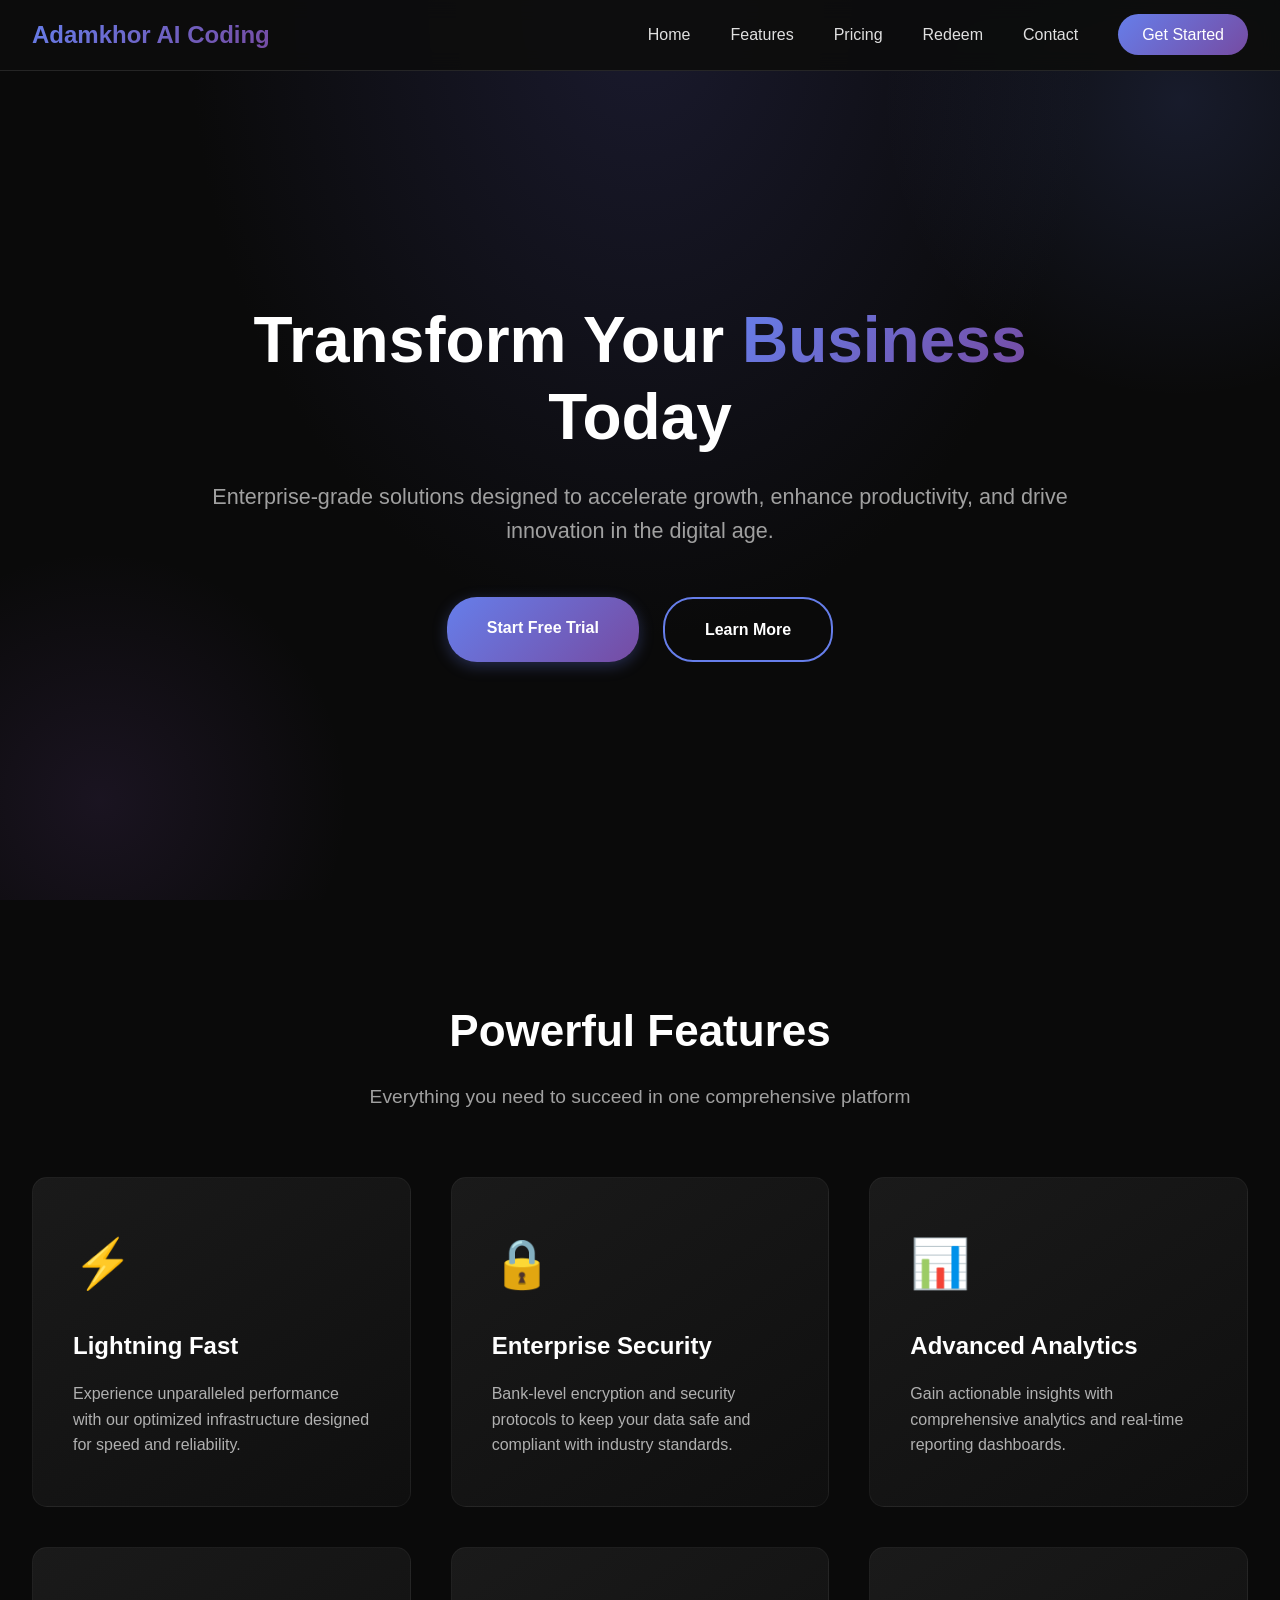
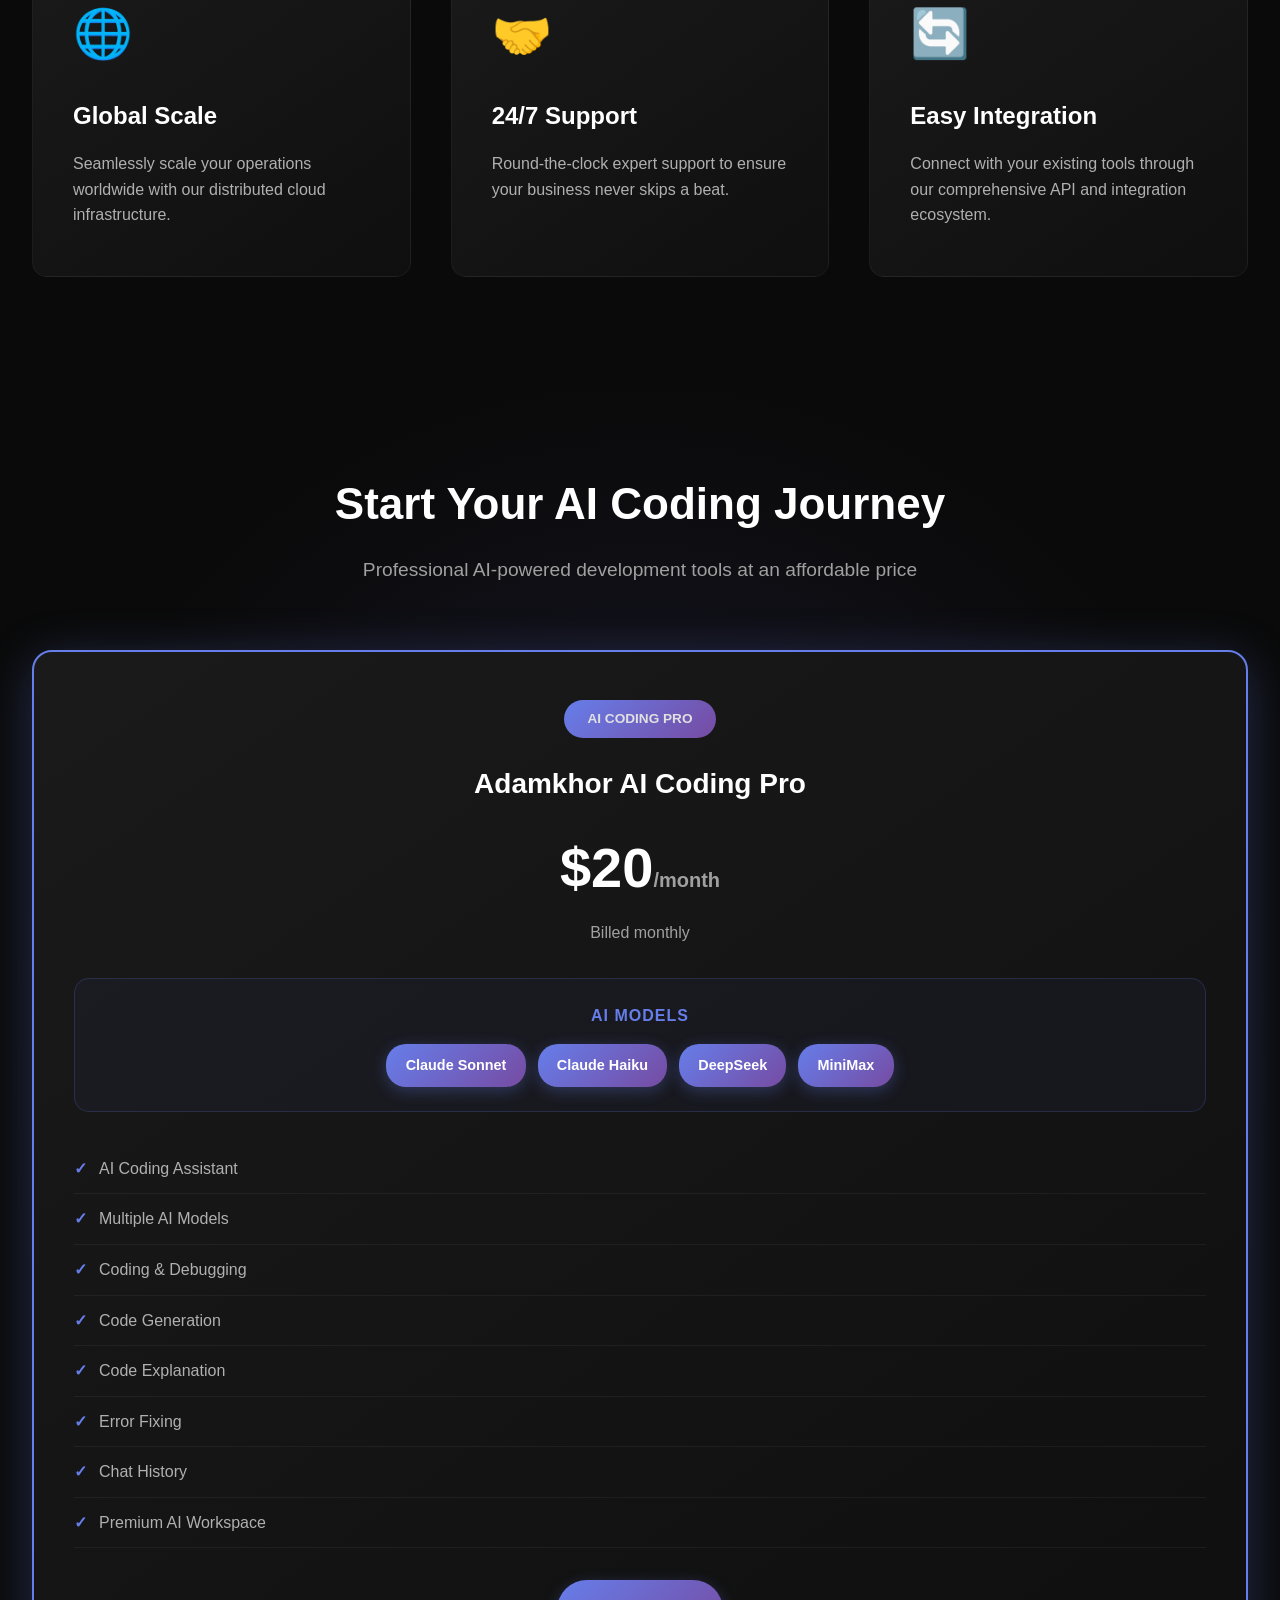
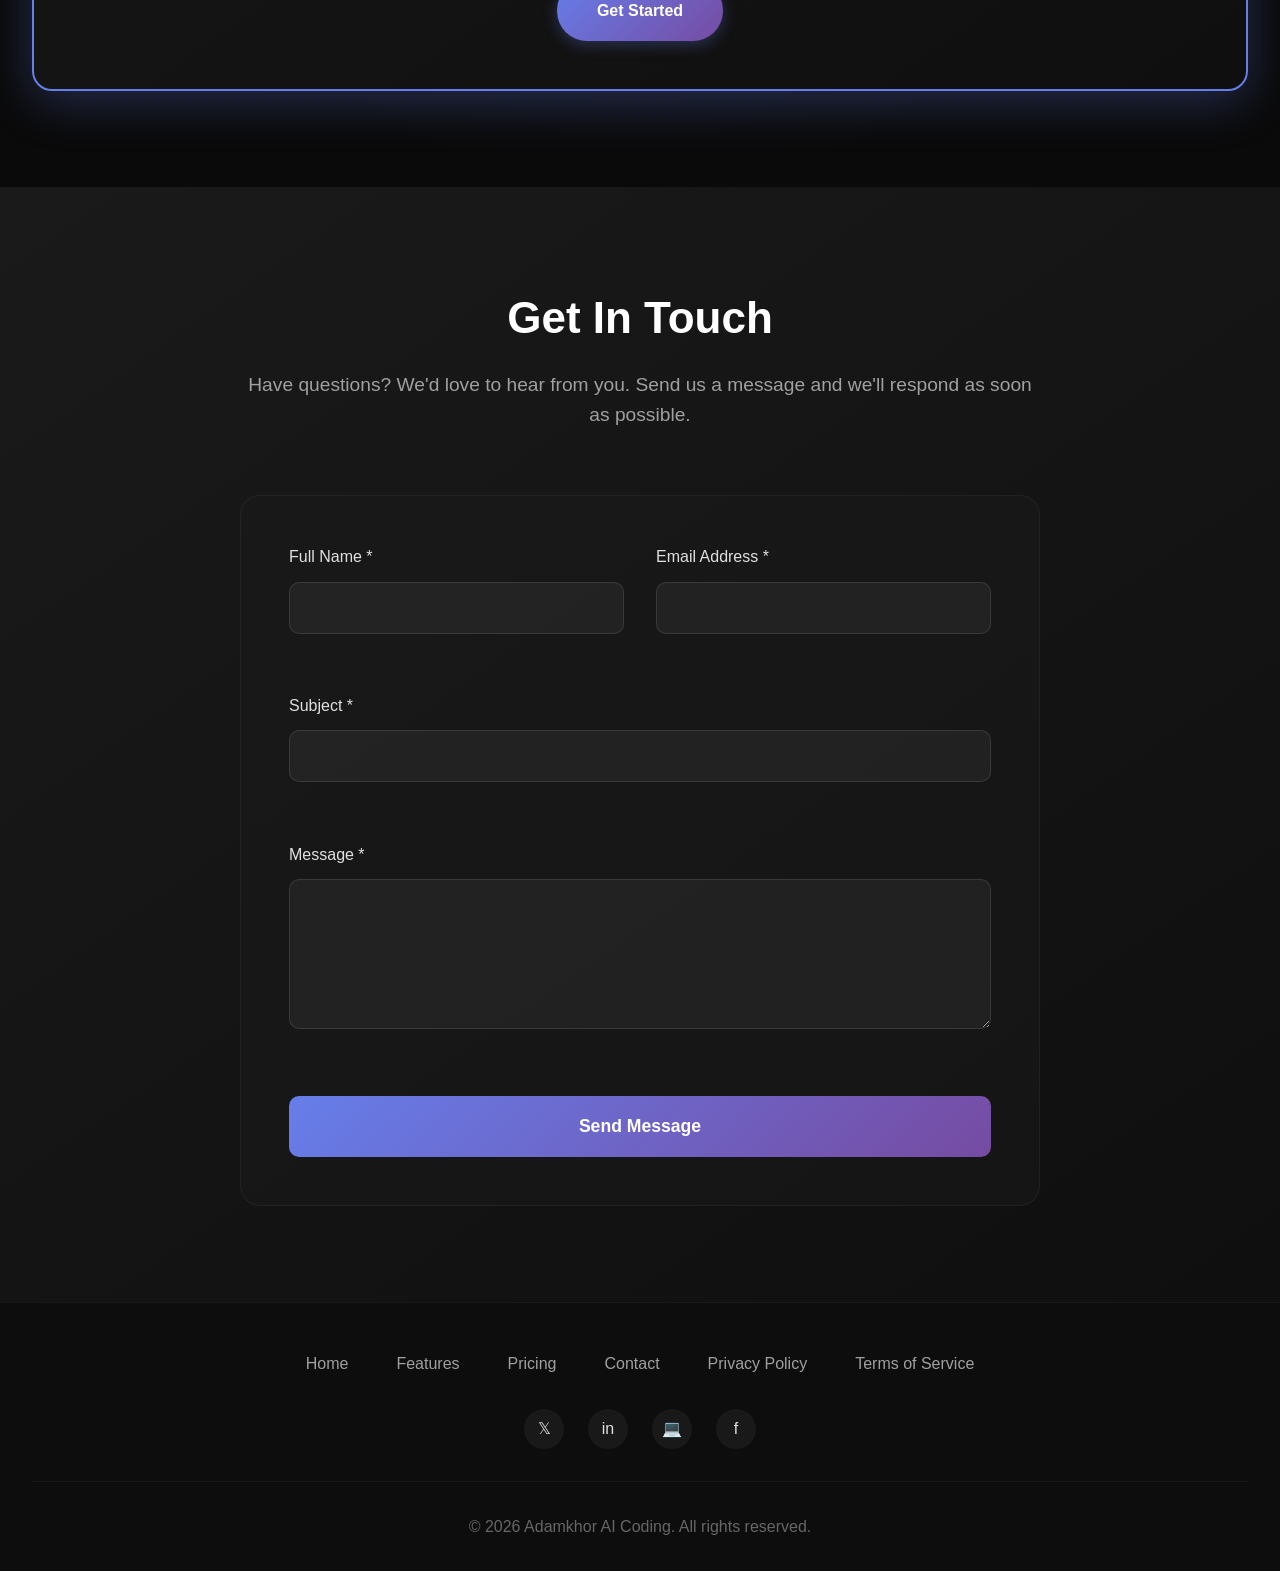
<file: index.html>
<!DOCTYPE html>
<html lang="en">
<head>
    <meta charset="UTF-8">
    <meta name="viewport" content="width=device-width, initial-scale=1.0">
    <meta name="description" content="Adamkhor AI Coding - AI-powered development platform delivering intelligent coding solutions, automated development tools, and enterprise-grade AI assistance for modern software teams.">
    <meta name="author" content="Adamkhor AI Coding">

    <!-- Open Graph / Social Media Meta Tags -->
    <meta property="og:type" content="website">
    <meta property="og:title" content="Adamkhor AI Coding — AI-Powered Development">
    <meta property="og:description" content="AI-powered development platform delivering intelligent coding solutions and automated development tools for modern software teams.">

    <title>Adamkhor AI Coding — AI-Powered Development</title>

    <!-- Favicon - Replace with your actual favicon -->
    <!-- <link rel="icon" type="image/png" href="favicon.png"> -->

    <link rel="stylesheet" href="style.css">
</head>
<body>
    <header id="header">
        <nav>
            <div class="logo">Adamkhor AI Coding</div>
            <ul class="nav-links" id="navLinks">
                <li><a href="#home">Home</a></li>
                <li><a href="#features">Features</a></li>
                <li><a href="#pricing">Pricing</a></li>
                <li><a href="redeem.html">Redeem</a></li>
                <li><a href="#contact">Contact</a></li>
                <li><a href="chat.html" class="nav-cta">Get Started</a></li>
            </ul>
            <div class="hamburger" id="hamburger">
                <span></span>
                <span></span>
                <span></span>
            </div>
        </nav>
    </header>

    <section class="hero" id="home">
        <div class="hero-content">
            <h1>Transform Your <span class="gradient-text">Business</span> Today</h1>
            <p class="subtitle">Enterprise-grade solutions designed to accelerate growth, enhance productivity, and drive innovation in the digital age.</p>
            <div class="hero-buttons">
                <a href="#pricing" class="cta-button">Start Free Trial</a>
                <a href="#features" class="cta-button secondary">Learn More</a>
            </div>
        </div>
    </section>

    <section id="features">
        <h2 class="section-title">Powerful Features</h2>
        <p class="section-subtitle">Everything you need to succeed in one comprehensive platform</p>
        <div class="features">
            <div class="feature-card">
                <span class="feature-icon">⚡</span>
                <h3>Lightning Fast</h3>
                <p>Experience unparalleled performance with our optimized infrastructure designed for speed and reliability.</p>
            </div>
            <div class="feature-card">
                <span class="feature-icon">🔒</span>
                <h3>Enterprise Security</h3>
                <p>Bank-level encryption and security protocols to keep your data safe and compliant with industry standards.</p>
            </div>
            <div class="feature-card">
                <span class="feature-icon">📊</span>
                <h3>Advanced Analytics</h3>
                <p>Gain actionable insights with comprehensive analytics and real-time reporting dashboards.</p>
            </div>
            <div class="feature-card">
                <span class="feature-icon">🌐</span>
                <h3>Global Scale</h3>
                <p>Seamlessly scale your operations worldwide with our distributed cloud infrastructure.</p>
            </div>
            <div class="feature-card">
                <span class="feature-icon">🤝</span>
                <h3>24/7 Support</h3>
                <p>Round-the-clock expert support to ensure your business never skips a beat.</p>
            </div>
            <div class="feature-card">
                <span class="feature-icon">🔄</span>
                <h3>Easy Integration</h3>
                <p>Connect with your existing tools through our comprehensive API and integration ecosystem.</p>
            </div>
        </div>
    </section>

    <div class="pricing" id="pricing">
        <div class="pricing-container">
            <h2 class="section-title">Start Your AI Coding Journey</h2>
            <p class="section-subtitle">Professional AI-powered development tools at an affordable price</p>
            <div class="pricing-cards">
                <div class="pricing-card featured">
                    <span class="pricing-badge">AI CODING PRO</span>
                    <h3>Adamkhor AI Coding Pro</h3>
                    <div class="price">$20<span>/month</span></div>
                    <p class="price-period">Billed monthly</p>
                    <div class="ai-models-section">
                        <h4 class="ai-models-title">AI Models</h4>
                        <div class="ai-model-badges">
                            <span class="ai-model-badge">Claude Sonnet</span>
                            <span class="ai-model-badge">Claude Haiku</span>
                            <span class="ai-model-badge">DeepSeek</span>
                            <span class="ai-model-badge">MiniMax</span>
                        </div>
                    </div>
                    <ul class="pricing-features">
                        <li>AI Coding Assistant</li>
                        <li>Multiple AI Models</li>
                        <li>Coding & Debugging</li>
                        <li>Code Generation</li>
                        <li>Code Explanation</li>
                        <li>Error Fixing</li>
                        <li>Chat History</li>
                        <li>Premium AI Workspace</li>
                    </ul>
                    <a href="chat.html" class="cta-button">Get Started</a>
                </div>
            </div>
        </div>
    </div>

    <section class="contact-section" id="contact">
        <div class="contact-container">
            <h2 class="section-title">Get In Touch</h2>
            <p class="section-subtitle">Have questions? We'd love to hear from you. Send us a message and we'll respond as soon as possible.</p>
            <form class="contact-form" id="contactForm" novalidate>
                <div class="form-row">
                    <div class="form-group">
                        <label for="name">Full Name *</label>
                        <input type="text" id="name" name="name" required>
                        <span class="error-message" id="nameError"></span>
                    </div>
                    <div class="form-group">
                        <label for="email">Email Address *</label>
                        <input type="email" id="email" name="email" required>
                        <span class="error-message" id="emailError"></span>
                    </div>
                </div>
                <div class="form-group">
                    <label for="subject">Subject *</label>
                    <input type="text" id="subject" name="subject" required>
                    <span class="error-message" id="subjectError"></span>
                </div>
                <div class="form-group">
                    <label for="message">Message *</label>
                    <textarea id="message" name="message" required></textarea>
                    <span class="error-message" id="messageError"></span>
                </div>
                <button type="submit" class="submit-button">
                    <span class="button-text">Send Message</span>
                    <span class="button-loader" style="display: none;">Sending...</span>
                </button>
                <div class="form-success" id="formSuccess" style="display: none;">
                    ✓ Thank you! Your message has been sent successfully. We'll get back to you soon.
                </div>
            </form>
        </div>
    </section>

    <footer>
        <div class="footer-content">
            <div class="footer-links">
                <a href="#home">Home</a>
                <a href="#features">Features</a>
                <a href="#pricing">Pricing</a>
                <a href="#contact">Contact</a>
                <a href="#" id="privacyLink">Privacy Policy</a>
                <a href="#" id="termsLink">Terms of Service</a>
            </div>
            <div class="social-links">
                <a href="#" aria-label="Twitter" id="twitterLink">𝕏</a>
                <a href="#" aria-label="LinkedIn" id="linkedinLink">in</a>
                <a href="#" aria-label="GitHub" id="githubLink">💻</a>
                <a href="#" aria-label="Facebook" id="facebookLink">f</a>
            </div>
            <p class="copyright">&copy; 2026 Adamkhor AI Coding. All rights reserved.</p>
        </div>
    </footer>

    <!-- Modal for pricing plan selection -->
    <div class="modal" id="pricingModal">
        <div class="modal-content">
            <span class="modal-close" id="modalClose">&times;</span>
            <h2>Start Your Free Trial</h2>
            <p id="modalPlanInfo"></p>
            <form id="pricingForm" class="modal-form">
                <div class="form-group">
                    <label for="modalName">Full Name *</label>
                    <input type="text" id="modalName" required>
                </div>
                <div class="form-group">
                    <label for="modalEmail">Email Address *</label>
                    <input type="email" id="modalEmail" required>
                </div>
                <div class="form-group">
                    <label for="modalCompany">Company Name</label>
                    <input type="text" id="modalCompany">
                </div>
                <button type="submit" class="submit-button">Start Free Trial</button>
            </form>
        </div>
    </div>

    <script src="script.js"></script>
</body>
</html>
</file>
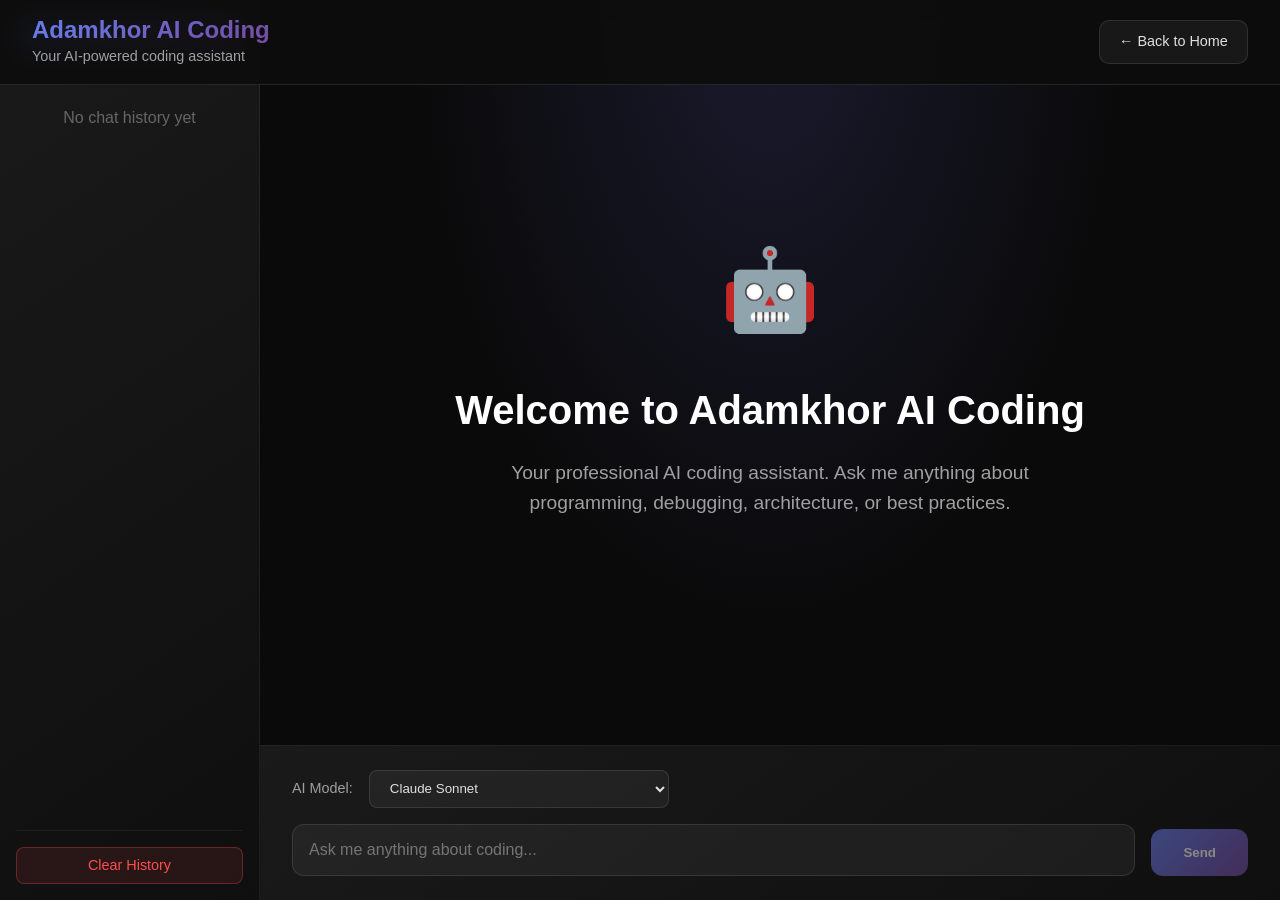
<file: chat.html>
<!DOCTYPE html>
<html lang="en">
<head>
    <meta charset="UTF-8">
    <meta name="viewport" content="width=device-width, initial-scale=1.0">
    <meta name="description" content="Adamkhor AI Coding - Professional AI-powered coding assistant for developers">
    <title>AI Chat - Adamkhor AI Coding</title>
    <link rel="stylesheet" href="style.css">
    <style>
        /* Full-screen chat layout */
        body {
            margin: 0;
            padding: 0;
            overflow: hidden;
        }

        .chat-page {
            display: flex;
            flex-direction: column;
            height: 100vh;
            background-color: #0a0a0a;
        }

        /* Chat Header */
        .chat-page-header {
            background: rgba(13, 13, 13, 0.95);
            backdrop-filter: blur(10px);
            border-bottom: 1px solid rgba(255, 255, 255, 0.1);
            padding: 1rem 2rem;
            display: flex;
            justify-content: space-between;
            align-items: center;
        }

        .chat-brand {
            display: flex;
            align-items: center;
            gap: 1rem;
        }

        .chat-brand h1 {
            font-size: 1.5rem;
            background: linear-gradient(135deg, #667eea 0%, #764ba2 100%);
            -webkit-background-clip: text;
            -webkit-text-fill-color: transparent;
            background-clip: text;
            margin: 0;
        }

        .chat-brand p {
            color: #a0a0a0;
            font-size: 0.9rem;
            margin: 0;
        }

        .back-home {
            padding: 0.6rem 1.2rem;
            background: rgba(255, 255, 255, 0.05);
            border: 1px solid rgba(255, 255, 255, 0.1);
            border-radius: 10px;
            color: #e0e0e0;
            text-decoration: none;
            transition: all 0.3s;
            font-size: 0.9rem;
        }

        .back-home:hover {
            background: rgba(102, 126, 234, 0.1);
            border-color: #667eea;
        }

        /* Main Chat Container */
        .chat-main {
            display: flex;
            flex: 1;
            overflow: hidden;
        }

        /* Sidebar */
        .chat-sidebar {
            width: 260px;
            background: linear-gradient(145deg, #1a1a1a 0%, #0f0f0f 100%);
            border-right: 1px solid rgba(255, 255, 255, 0.05);
            display: flex;
            flex-direction: column;
            padding: 1rem;
        }

        .sidebar-header {
            margin-bottom: 1rem;
        }

        .new-chat-btn {
            width: 100%;
            padding: 0.8rem;
            background: linear-gradient(135deg, #667eea 0%, #764ba2 100%);
            border: none;
            border-radius: 10px;
            color: #fff;
            font-weight: 600;
            cursor: pointer;
            transition: all 0.3s;
        }

        .new-chat-btn:hover {
            transform: translateY(-2px);
            box-shadow: 0 5px 15px rgba(102, 126, 234, 0.4);
        }

        .chat-history {
            flex: 1;
            overflow-y: auto;
            margin-top: 1rem;
        }

        .history-item {
            padding: 0.8rem;
            background: rgba(255, 255, 255, 0.02);
            border: 1px solid rgba(255, 255, 255, 0.05);
            border-radius: 8px;
            margin-bottom: 0.5rem;
            cursor: pointer;
            transition: all 0.3s;
            color: #a0a0a0;
            font-size: 0.9rem;
        }

        .history-item:hover {
            background: rgba(255, 255, 255, 0.05);
            border-color: #667eea;
        }

        .sidebar-footer {
            padding-top: 1rem;
            border-top: 1px solid rgba(255, 255, 255, 0.05);
        }

        .clear-history-btn {
            width: 100%;
            padding: 0.6rem;
            background: rgba(255, 77, 77, 0.1);
            border: 1px solid rgba(255, 77, 77, 0.3);
            border-radius: 8px;
            color: #ff4d4d;
            cursor: pointer;
            transition: all 0.3s;
            font-size: 0.9rem;
        }

        .clear-history-btn:hover {
            background: rgba(255, 77, 77, 0.2);
        }

        /* Chat Area */
        .chat-area {
            flex: 1;
            display: flex;
            flex-direction: column;
            background: radial-gradient(ellipse at top, #1a1a2e 0%, #0a0a0a 50%);
        }

        .chat-messages-container {
            flex: 1;
            overflow-y: auto;
            padding: 2rem;
            scroll-behavior: smooth;
        }

        .welcome-screen {
            display: flex;
            flex-direction: column;
            align-items: center;
            justify-content: center;
            height: 100%;
            text-align: center;
            padding: 2rem;
        }

        .welcome-icon {
            font-size: 5rem;
            margin-bottom: 1.5rem;
        }

        .welcome-screen h2 {
            color: #fff;
            font-size: 2.5rem;
            margin-bottom: 1rem;
        }

        .welcome-screen p {
            color: #a0a0a0;
            font-size: 1.2rem;
            max-width: 600px;
        }

        /* Chat Input Area */
        .chat-input-section {
            padding: 1.5rem 2rem;
            background: linear-gradient(145deg, #1a1a1a 0%, #0f0f0f 100%);
            border-top: 1px solid rgba(255, 255, 255, 0.05);
        }

        .model-selector-row {
            display: flex;
            align-items: center;
            gap: 1rem;
            margin-bottom: 1rem;
        }

        .model-selector-row label {
            color: #a0a0a0;
            font-size: 0.9rem;
            white-space: nowrap;
        }

        .model-selector-row select {
            flex: 1;
            max-width: 300px;
            padding: 0.6rem 1rem;
            background: rgba(255, 255, 255, 0.05);
            border: 1px solid rgba(255, 255, 255, 0.1);
            border-radius: 8px;
            color: #e0e0e0;
            cursor: pointer;
            transition: all 0.3s;
        }

        .model-selector-row select:focus {
            outline: none;
            border-color: #667eea;
            background: rgba(255, 255, 255, 0.08);
        }

        .input-row {
            display: flex;
            gap: 1rem;
            align-items: flex-end;
        }

        .input-row textarea {
            flex: 1;
            padding: 1rem;
            background: rgba(255, 255, 255, 0.05);
            border: 1px solid rgba(255, 255, 255, 0.1);
            border-radius: 12px;
            color: #e0e0e0;
            font-family: inherit;
            font-size: 1rem;
            resize: none;
            max-height: 200px;
            transition: all 0.3s;
        }

        .input-row textarea:focus {
            outline: none;
            border-color: #667eea;
            background: rgba(255, 255, 255, 0.08);
        }

        .send-button {
            padding: 1rem 2rem;
            background: linear-gradient(135deg, #667eea 0%, #764ba2 100%);
            border: none;
            border-radius: 12px;
            color: #fff;
            font-weight: 600;
            cursor: pointer;
            transition: all 0.3s;
            white-space: nowrap;
        }

        .send-button:hover:not(:disabled) {
            transform: translateY(-2px);
            box-shadow: 0 8px 25px rgba(102, 126, 234, 0.4);
        }

        .send-button:disabled {
            opacity: 0.5;
            cursor: not-allowed;
        }

        /* Mobile Responsive */
        @media (max-width: 768px) {
            .chat-sidebar {
                position: fixed;
                left: -280px;
                top: 0;
                height: 100vh;
                z-index: 1000;
                transition: left 0.3s;
            }

            .chat-sidebar.active {
                left: 0;
            }

            .chat-page-header {
                padding: 1rem;
            }

            .chat-brand h1 {
                font-size: 1.2rem;
            }

            .chat-brand p {
                display: none;
            }

            .input-row {
                flex-direction: column;
                gap: 0.8rem;
            }

            .send-button {
                width: 100%;
            }

            .welcome-screen h2 {
                font-size: 1.8rem;
            }
        }
    </style>
</head>
<body>
    <div class="chat-page">
        <!-- Header -->
        <header class="chat-page-header">
            <div class="chat-brand">
                <div>
                    <h1>Adamkhor AI Coding</h1>
                    <p>Your AI-powered coding assistant</p>
                </div>
            </div>
            <a href="index.html" class="back-home">← Back to Home</a>
        </header>

        <!-- Main Chat Area -->
        <main class="chat-main">
            <!-- Sidebar -->
            <aside class="chat-sidebar">
                <div class="sidebar-header">
                    <button class="new-chat-btn" id="newChatBtnSidebar">+ New Chat</button>
                </div>
                <div class="chat-history" id="chatHistory">
                    <p style="color: #666; text-align: center; padding: 1rem;">No chat history yet</p>
                </div>
                <div class="sidebar-footer">
                    <button class="clear-history-btn" id="clearHistoryBtn">Clear History</button>
                </div>
            </aside>

            <!-- Chat Area -->
            <div class="chat-area">
                <div class="chat-messages-container" id="chatMessagesContainer">
                    <div class="welcome-screen" id="welcomeScreen">
                        <div class="welcome-icon">🤖</div>
                        <h2>Welcome to Adamkhor AI Coding</h2>
                        <p>Your professional AI coding assistant. Ask me anything about programming, debugging, architecture, or best practices.</p>
                    </div>
                </div>

                <!-- Input Section -->
                <div class="chat-input-section">
                    <div class="model-selector-row">
                        <label for="aiModelSelect">AI Model:</label>
                        <select id="aiModelSelect">
                            <option value="claude-sonnet">Claude Sonnet</option>
                            <option value="claude-haiku">Claude Haiku</option>
                            <option value="deepseek">DeepSeek</option>
                            <option value="minimax">MiniMax</option>
                        </select>
                    </div>
                    <div class="input-row">
                        <textarea
                            id="chatInputArea"
                            placeholder="Ask me anything about coding..."
                            rows="1"></textarea>
                        <button id="sendMessageBtn" class="send-button" disabled>Send</button>
                    </div>
                </div>
            </div>
        </main>
    </div>

    <script src="script.js"></script>
    <script>
        // ============================================
        // DEDICATED CHAT PAGE FUNCTIONALITY
        // ============================================

        // Chat state
        let chatHistory = [];
        let isAIResponding = false;

        // DOM elements
        const chatMessagesContainer = document.getElementById('chatMessagesContainer');
        const chatInputArea = document.getElementById('chatInputArea');
        const sendMessageBtn = document.getElementById('sendMessageBtn');
        const aiModelSelect = document.getElementById('aiModelSelect');
        const newChatBtnSidebar = document.getElementById('newChatBtnSidebar');
        const clearHistoryBtn = document.getElementById('clearHistoryBtn');
        const welcomeScreen = document.getElementById('welcomeScreen');

        // ============================================
        // API-READY FUNCTION - Future Integration Point
        // ============================================
        async function sendMessageToAI(message, model) {
            /*
             * TODO: Connect to real API endpoint
             *
             * Future implementation:
             * 1. Send request to backend proxy (not direct to AI API)
             * 2. Backend handles API keys securely
             * 3. Backend routes to appropriate model (Claude, DeepSeek, MiniMax)
             * 4. Stream response back to frontend
             * 5. Handle errors and timeouts
             *
             * Example structure:
             * const response = await fetch('/api/chat', {
             *     method: 'POST',
             *     headers: { 'Content-Type': 'application/json' },
             *     body: JSON.stringify({ message, model, history: chatHistory })
             * });
             * return await response.json();
             */

            // For now, use demo response system
            return await generateDemoResponse(message, model);
        }

        // ============================================
        // DEMO RESPONSE GENERATOR
        // ============================================
        async function generateDemoResponse(message, model) {
            // Simulate API delay
            await new Promise(resolve => setTimeout(resolve, 1500 + Math.random() * 1000));

            const lowerMessage = message.toLowerCase();

            // Check for code-related keywords
            const hasCode = lowerMessage.includes('code') || lowerMessage.includes('function') ||
                           lowerMessage.includes('debug') || lowerMessage.includes('error') ||
                           lowerMessage.includes('python') || lowerMessage.includes('javascript');

            let response = '';

            if (hasCode) {
                response = `Great question! Here's how I can help with that:\n\n${getCodeExample(lowerMessage)}\n\nThis approach should work well for your use case. Let me know if you'd like me to explain any part in more detail!`;
            } else {
                response = getDemoTextResponse(lowerMessage, model);
            }

            return { text: response, model: model };
        }

        function getCodeExample(message) {
            if (message.includes('python')) {
                return `\`\`\`python\ndef greet(name):\n    """A simple greeting function"""\n    return f"Hello, {name}!"\n\n# Usage\nresult = greet("Developer")\nprint(result)\n\`\`\``;
            } else if (message.includes('javascript') || message.includes('js')) {
                return `\`\`\`javascript\nfunction fetchData(url) {\n    return fetch(url)\n        .then(response => response.json())\n        .then(data => {\n            console.log('Data received:', data);\n            return data;\n        })\n        .catch(error => console.error('Error:', error));\n}\n\`\`\``;
            } else {
                return `\`\`\`javascript\n// Example implementation\nfunction solution(input) {\n    // Your code here\n    return processedResult;\n}\n\`\`\``;
            }
        }

        function getDemoTextResponse(message, model) {
            const responses = [
                `I'm here to help with your coding questions! As ${model}, I can assist with debugging, architecture decisions, best practices, and more.`,
                `That's an interesting question! Based on my training, I'd recommend considering the trade-offs between performance, maintainability, and scalability.`,
                `Let me break this down for you. The key concepts to understand here are abstraction, encapsulation, and separation of concerns.`,
                `Great question! The best approach depends on your specific requirements, team size, and project timeline. Let's explore the options.`
            ];
            return responses[Math.floor(Math.random() * responses.length)];
        }

        // ============================================
        // MESSAGE RENDERING
        // ============================================
        function addUserMessage(text) {
            if (welcomeScreen) {
                welcomeScreen.style.display = 'none';
            }

            const messageDiv = document.createElement('div');
            messageDiv.className = 'message user';
            messageDiv.innerHTML = `
                <div class="message-content">
                    <div class="message-text">${escapeHtml(text)}</div>
                </div>
                <div class="message-avatar">👤</div>
            `;

            chatMessagesContainer.appendChild(messageDiv);
            scrollToBottom();
        }

        function addAIMessage(text) {
            const messageDiv = document.createElement('div');
            messageDiv.className = 'message ai';

            const content = processMessageContent(text);

            messageDiv.innerHTML = `
                <div class="message-avatar">🤖</div>
                <div class="message-content">
                    ${content}
                    <button class="copy-btn" onclick="copyMessage(this)">Copy</button>
                </div>
            `;

            chatMessagesContainer.appendChild(messageDiv);
            scrollToBottom();
        }

        function processMessageContent(text) {
            // Process code blocks
            const codeBlockRegex = /```(\w+)?\n([\s\S]+?)```/g;
            let processed = text;

            processed = processed.replace(codeBlockRegex, (match, language, code) => {
                const lang = language || 'code';
                return `
                    <div class="code-block">
                        <div class="code-header">
                            <span class="code-language">${lang}</span>
                            <button class="copy-btn" onclick="copyCode(this)">Copy Code</button>
                        </div>
                        <div class="code-content">
                            <pre>${escapeHtml(code.trim())}</pre>
                        </div>
                    </div>
                `;
            });

            // Convert remaining text
            processed = processed.replace(/\n/g, '<br>');

            return `<div class="message-text">${processed}</div>`;
        }

        function showTypingIndicator() {
            const typingDiv = document.createElement('div');
            typingDiv.className = 'message ai';
            typingDiv.id = 'typingIndicator';
            typingDiv.innerHTML = `
                <div class="message-avatar">🤖</div>
                <div class="typing-indicator">
                    <div class="typing-dot"></div>
                    <div class="typing-dot"></div>
                    <div class="typing-dot"></div>
                </div>
            `;

            chatMessagesContainer.appendChild(typingDiv);
            scrollToBottom();
        }

        function removeTypingIndicator() {
            const typing = document.getElementById('typingIndicator');
            if (typing) {
                typing.remove();
            }
        }

        // ============================================
        // UTILITY FUNCTIONS
        // ============================================
        function escapeHtml(text) {
            const div = document.createElement('div');
            div.textContent = text;
            return div.innerHTML;
        }

        function scrollToBottom() {
            chatMessagesContainer.scrollTop = chatMessagesContainer.scrollHeight;
        }

        function copyMessage(button) {
            const messageContent = button.parentElement.querySelector('.message-text');
            const text = messageContent.innerText;

            navigator.clipboard.writeText(text).then(() => {
                button.textContent = 'Copied!';
                setTimeout(() => {
                    button.textContent = 'Copy';
                }, 2000);
            });
        }

        function copyCode(button) {
            const codeBlock = button.closest('.code-block');
            const code = codeBlock.querySelector('pre').innerText;

            navigator.clipboard.writeText(code).then(() => {
                button.textContent = 'Copied!';
                setTimeout(() => {
                    button.textContent = 'Copy Code';
                }, 2000);
            });
        }

        // ============================================
        // EVENT HANDLERS
        // ============================================
        async function handleSendMessage() {
            const message = chatInputArea.value.trim();
            if (!message || isAIResponding) return;

            isAIResponding = true;
            sendMessageBtn.disabled = true;

            // Add user message
            addUserMessage(message);
            chatHistory.push({ role: 'user', content: message });

            // Clear input
            chatInputArea.value = '';
            chatInputArea.style.height = 'auto';
            updateSendButton();

            // Show typing indicator
            showTypingIndicator();

            try {
                // Get AI response
                const selectedModel = aiModelSelect.value;
                const response = await sendMessageToAI(message, selectedModel);

                // Remove typing indicator
                removeTypingIndicator();

                // Add AI message
                addAIMessage(response.text);
                chatHistory.push({ role: 'assistant', content: response.text });

            } catch (error) {
                removeTypingIndicator();
                addAIMessage('Sorry, I encountered an error. Please try again.');
            }

            isAIResponding = false;
            chatInputArea.focus();
        }

        function updateSendButton() {
            sendMessageBtn.disabled = !chatInputArea.value.trim() || isAIResponding;
        }

        function handleNewChat() {
            if (chatHistory.length > 0 && confirm('Start a new chat? This will clear the current conversation.')) {
                clearChat();
            } else if (chatHistory.length === 0) {
                clearChat();
            }
        }

        function handleClearHistory() {
            if (confirm('Clear all chat history? This cannot be undone.')) {
                clearChat();
            }
        }

        function clearChat() {
            chatHistory = [];
            chatMessagesContainer.innerHTML = `
                <div class="welcome-screen" id="welcomeScreen">
                    <div class="welcome-icon">🤖</div>
                    <h2>Welcome to Adamkhor AI Coding</h2>
                    <p>Your professional AI coding assistant. Ask me anything about programming, debugging, architecture, or best practices.</p>
                </div>
            `;
        }

        // ============================================
        // EVENT LISTENERS
        // ============================================
        sendMessageBtn.addEventListener('click', handleSendMessage);

        chatInputArea.addEventListener('input', () => {
            updateSendButton();

            // Auto-resize textarea
            chatInputArea.style.height = 'auto';
            chatInputArea.style.height = Math.min(chatInputArea.scrollHeight, 200) + 'px';
        });

        chatInputArea.addEventListener('keydown', (e) => {
            if (e.key === 'Enter' && !e.shiftKey) {
                e.preventDefault();
                handleSendMessage();
            }
        });

        newChatBtnSidebar.addEventListener('click', handleNewChat);
        clearHistoryBtn.addEventListener('click', handleClearHistory);

        // Initial state
        updateSendButton();
    </script>
</body>
</html>
</file>
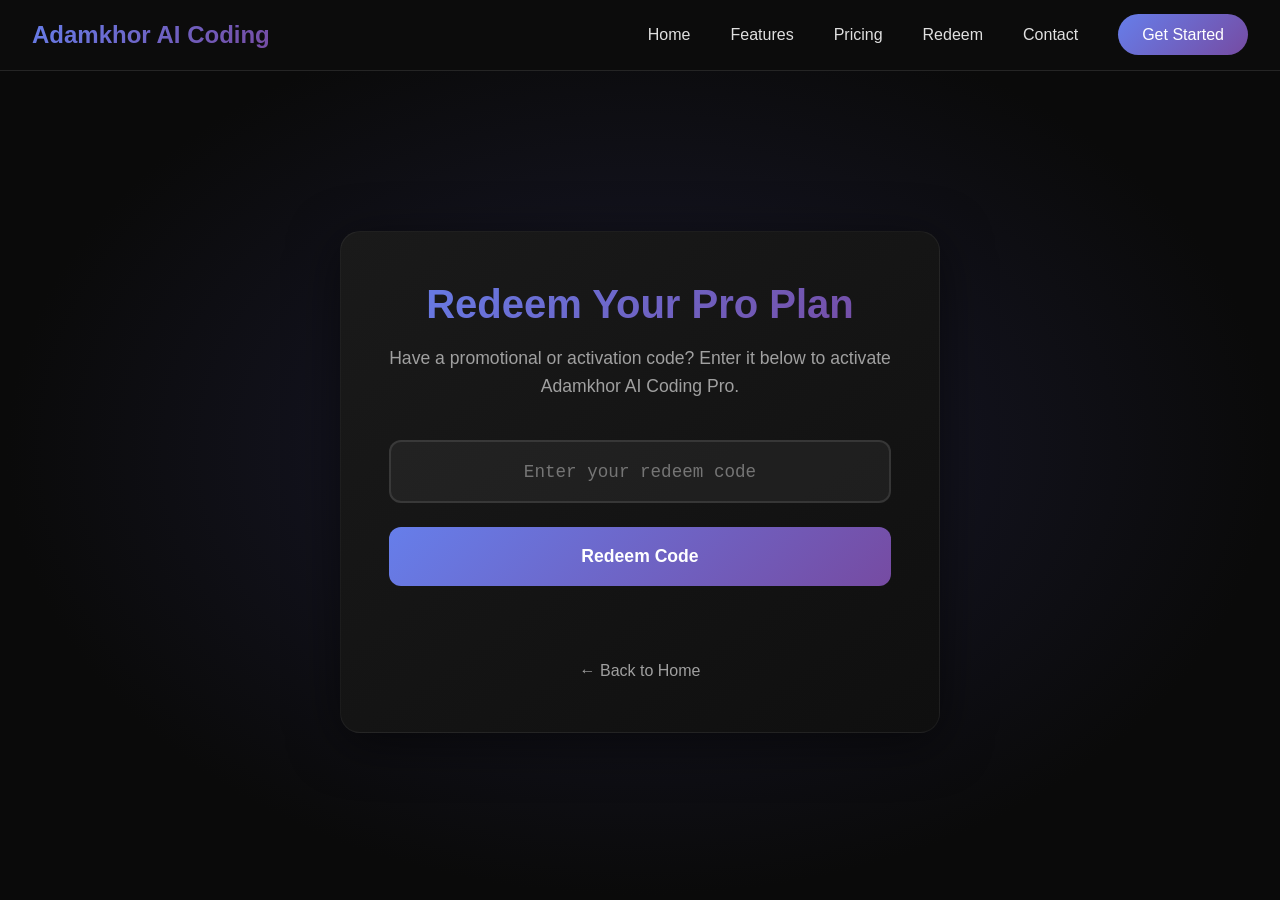
<file: redeem.html>
<!DOCTYPE html>
<html lang="en">
<head>
    <meta charset="UTF-8">
    <meta name="viewport" content="width=device-width, initial-scale=1.0">
    <meta name="description" content="Redeem your Adamkhor AI Coding Pro activation code">
    <title>Redeem Your Pro Plan — Adamkhor AI Coding</title>
    <link rel="stylesheet" href="style.css">
    <style>
        .redeem-section {
            min-height: 100vh;
            background: radial-gradient(ellipse at center, #1a1a2e 0%, #0a0a0a 70%);
            padding: 8rem 2rem 4rem;
            display: flex;
            align-items: center;
            justify-content: center;
        }

        .redeem-container {
            max-width: 600px;
            width: 100%;
        }

        .redeem-card {
            background: linear-gradient(145deg, #1a1a1a 0%, #0f0f0f 100%);
            border: 1px solid rgba(255, 255, 255, 0.05);
            border-radius: 20px;
            padding: 3rem;
            text-align: center;
            box-shadow: 0 10px 50px rgba(0, 0, 0, 0.5);
        }

        .redeem-header {
            margin-bottom: 2rem;
        }

        .redeem-header h1 {
            font-size: 2.5rem;
            color: #fff;
            margin-bottom: 1rem;
            background: linear-gradient(135deg, #667eea 0%, #764ba2 100%);
            -webkit-background-clip: text;
            -webkit-text-fill-color: transparent;
            background-clip: text;
        }

        .redeem-header p {
            color: #a0a0a0;
            font-size: 1.1rem;
            line-height: 1.6;
        }

        .redeem-form {
            margin: 2.5rem 0;
        }

        .redeem-input-group {
            margin-bottom: 1.5rem;
        }

        .redeem-input {
            width: 100%;
            padding: 1.2rem;
            background: rgba(255, 255, 255, 0.05);
            border: 2px solid rgba(255, 255, 255, 0.1);
            border-radius: 12px;
            color: #e0e0e0;
            font-size: 1.1rem;
            font-family: 'Courier New', monospace;
            text-align: center;
            text-transform: uppercase;
            letter-spacing: 2px;
            transition: all 0.3s;
        }

        .redeem-input:focus {
            outline: none;
            border-color: #667eea;
            background: rgba(255, 255, 255, 0.08);
            box-shadow: 0 0 20px rgba(102, 126, 234, 0.3);
        }

        .redeem-input::placeholder {
            text-transform: none;
            letter-spacing: normal;
        }

        .redeem-button {
            width: 100%;
            padding: 1.2rem 2rem;
            background: linear-gradient(135deg, #667eea 0%, #764ba2 100%);
            border: none;
            border-radius: 12px;
            color: #fff;
            font-size: 1.1rem;
            font-weight: 600;
            cursor: pointer;
            transition: all 0.3s;
        }

        .redeem-button:hover:not(:disabled) {
            transform: translateY(-3px);
            box-shadow: 0 10px 30px rgba(102, 126, 234, 0.5);
        }

        .redeem-button:disabled {
            opacity: 0.5;
            cursor: not-allowed;
        }

        .message-box {
            margin-top: 1.5rem;
            padding: 1.2rem;
            border-radius: 12px;
            font-size: 1rem;
            animation: slideIn 0.3s ease-out;
        }

        .message-success {
            background: rgba(34, 197, 94, 0.1);
            border: 1px solid rgba(34, 197, 94, 0.3);
            color: #4ade80;
        }

        .message-error {
            background: rgba(239, 68, 68, 0.1);
            border: 1px solid rgba(239, 68, 68, 0.3);
            color: #f87171;
        }

        .message-info {
            background: rgba(102, 126, 234, 0.1);
            border: 1px solid rgba(102, 126, 234, 0.3);
            color: #667eea;
        }

        .activation-status {
            margin-top: 2rem;
            padding: 2rem;
            background: rgba(102, 126, 234, 0.05);
            border: 2px solid #667eea;
            border-radius: 15px;
            animation: slideIn 0.3s ease-out;
        }

        .activation-status h2 {
            color: #fff;
            font-size: 1.8rem;
            margin-bottom: 0.5rem;
        }

        .activation-badge {
            display: inline-block;
            padding: 0.5rem 1.2rem;
            background: linear-gradient(135deg, #34d399 0%, #10b981 100%);
            border-radius: 20px;
            color: #fff;
            font-weight: 600;
            font-size: 0.9rem;
            margin-bottom: 1.5rem;
        }

        .activation-features {
            list-style: none;
            text-align: left;
            margin: 1.5rem 0;
            display: grid;
            grid-template-columns: repeat(2, 1fr);
            gap: 0.75rem;
        }

        .activation-features li {
            color: #e0e0e0;
            padding: 0.5rem;
            font-size: 0.95rem;
        }

        .activation-features li:before {
            content: '✓';
            color: #4ade80;
            font-weight: bold;
            margin-right: 0.5rem;
        }

        .open-chat-button {
            width: 100%;
            padding: 1.2rem 2rem;
            background: linear-gradient(135deg, #667eea 0%, #764ba2 100%);
            border: none;
            border-radius: 12px;
            color: #fff;
            font-size: 1.1rem;
            font-weight: 600;
            cursor: pointer;
            transition: all 0.3s;
            margin-top: 1rem;
            text-decoration: none;
            display: block;
        }

        .open-chat-button:hover {
            transform: translateY(-3px);
            box-shadow: 0 10px 30px rgba(102, 126, 234, 0.5);
        }

        .back-link {
            display: inline-block;
            margin-top: 2rem;
            color: #a0a0a0;
            text-decoration: none;
            transition: color 0.3s;
        }

        .back-link:hover {
            color: #667eea;
        }

        @keyframes slideIn {
            from {
                opacity: 0;
                transform: translateY(-10px);
            }
            to {
                opacity: 1;
                transform: translateY(0);
            }
        }

        @media (max-width: 768px) {
            .redeem-section {
                padding: 6rem 1rem 3rem;
            }

            .redeem-card {
                padding: 2rem;
            }

            .redeem-header h1 {
                font-size: 2rem;
            }

            .activation-features {
                grid-template-columns: 1fr;
            }
        }

        .hidden {
            display: none;
        }
    </style>
</head>
<body>
    <header id="header">
        <nav>
            <div class="logo" onclick="window.location.href='index.html'">Adamkhor AI Coding</div>
            <ul class="nav-links" id="navLinks">
                <li><a href="index.html#home">Home</a></li>
                <li><a href="index.html#features">Features</a></li>
                <li><a href="index.html#pricing">Pricing</a></li>
                <li><a href="redeem.html">Redeem</a></li>
                <li><a href="index.html#contact">Contact</a></li>
                <li><a href="chat.html" class="nav-cta">Get Started</a></li>
            </ul>
            <div class="hamburger" id="hamburger">
                <span></span>
                <span></span>
                <span></span>
            </div>
        </nav>
    </header>

    <section class="redeem-section">
        <div class="redeem-container">
            <div class="redeem-card">
                <div class="redeem-header">
                    <h1>Redeem Your Pro Plan</h1>
                    <p>Have a promotional or activation code? Enter it below to activate Adamkhor AI Coding Pro.</p>
                </div>

                <div id="redeemFormContainer">
                    <form class="redeem-form" id="redeemForm">
                        <div class="redeem-input-group">
                            <input
                                type="text"
                                id="redeemCode"
                                class="redeem-input"
                                placeholder="Enter your redeem code"
                                maxlength="30"
                                required
                            >
                        </div>
                        <button type="submit" class="redeem-button" id="redeemButton">
                            Redeem Code
                        </button>
                    </form>

                    <div id="messageBox" class="hidden"></div>
                </div>

                <div id="activationStatus" class="hidden">
                    <div class="activation-status">
                        <h2>Adamkhor AI Coding Pro</h2>
                        <span class="activation-badge">ACTIVE ✓</span>
                        <p style="color: #a0a0a0; margin-bottom: 1rem;">Plan: Pro | $20/month</p>

                        <ul class="activation-features">
                            <li>Claude Sonnet</li>
                            <li>Claude Haiku</li>
                            <li>DeepSeek</li>
                            <li>MiniMax</li>
                            <li>AI Coding Assistant</li>
                            <li>Code Generation</li>
                            <li>Debugging</li>
                            <li>Code Explanation</li>
                        </ul>

                        <a href="chat.html" class="open-chat-button">Open AI Chat</a>
                    </div>
                </div>

                <a href="index.html" class="back-link">← Back to Home</a>
            </div>
        </div>
    </section>

    <script>
        // Mobile menu toggle
        const hamburger = document.getElementById('hamburger');
        const navLinks = document.getElementById('navLinks');

        hamburger.addEventListener('click', () => {
            hamburger.classList.toggle('active');
            navLinks.classList.toggle('active');
        });

        // Close mobile menu when clicking a link
        document.querySelectorAll('.nav-links a').forEach(link => {
            link.addEventListener('click', () => {
                hamburger.classList.remove('active');
                navLinks.classList.remove('active');
            });
        });

        // ============================================
        // DEMO REDEEM CODE SYSTEM
        // ============================================

        const DEMO_CODE = 'ADAMKHOR-PRO-2026';
        const STORAGE_KEY = 'adamkhorProActivated';

        const redeemForm = document.getElementById('redeemForm');
        const redeemCode = document.getElementById('redeemCode');
        const redeemButton = document.getElementById('redeemButton');
        const messageBox = document.getElementById('messageBox');
        const redeemFormContainer = document.getElementById('redeemFormContainer');
        const activationStatus = document.getElementById('activationStatus');

        function showMessage(message, type) {
            messageBox.className = `message-box message-${type}`;
            messageBox.textContent = message;
            messageBox.classList.remove('hidden');
        }

        function hideMessage() {
            messageBox.classList.add('hidden');
        }

        function isProActivated() {
            const activation = localStorage.getItem(STORAGE_KEY);
            if (!activation) return false;

            try {
                const data = JSON.parse(activation);
                return data.activated === true;
            } catch (e) {
                return false;
            }
        }

        function activatePro() {
            const activationData = {
                activated: true,
                plan: 'Pro',
                price: '$20/month',
                activationDate: new Date().toISOString(),
                features: [
                    'Claude Sonnet',
                    'Claude Haiku',
                    'DeepSeek',
                    'MiniMax',
                    'AI Coding Assistant',
                    'Code Generation',
                    'Debugging',
                    'Code Explanation'
                ]
            };
            localStorage.setItem(STORAGE_KEY, JSON.stringify(activationData));
        }

        function showActivationStatus() {
            redeemFormContainer.classList.add('hidden');
            activationStatus.classList.remove('hidden');
        }

        function showRedeemForm() {
            redeemFormContainer.classList.remove('hidden');
            activationStatus.classList.add('hidden');
        }

        redeemForm.addEventListener('submit', (e) => {
            e.preventDefault();
            hideMessage();

            const code = redeemCode.value.trim().toUpperCase();

            if (!code) {
                showMessage('Please enter a redeem code.', 'error');
                return;
            }

            if (isProActivated()) {
                showMessage('Adamkhor AI Coding Pro is already active ✓', 'info');
                setTimeout(() => {
                    showActivationStatus();
                }, 2000);
                return;
            }

            redeemButton.disabled = true;
            redeemButton.textContent = 'Validating...';

            setTimeout(() => {
                if (code === DEMO_CODE) {
                    activatePro();
                    showMessage('🎉 Adamkhor AI Coding Pro has been activated successfully!', 'success');

                    setTimeout(() => {
                        showActivationStatus();
                    }, 2000);
                } else {
                    showMessage('Invalid redeem code. Please check the code and try again.', 'error');
                    redeemButton.disabled = false;
                    redeemButton.textContent = 'Redeem Code';
                }
            }, 1000);
        });

        if (isProActivated()) {
            showActivationStatus();
        } else {
            showRedeemForm();
        }
    </script>
</body>
</html>
</file>
<file: style.css>
* {
    margin: 0;
    padding: 0;
    box-sizing: border-box;
}

html {
    scroll-behavior: smooth;
}

body {
    font-family: -apple-system, BlinkMacSystemFont, 'Segoe UI', Roboto, Oxygen, Ubuntu, Cantarell, sans-serif;
    background-color: #0a0a0a;
    color: #e0e0e0;
    line-height: 1.6;
    overflow-x: hidden;
}

/* Header Styles */
header {
    background-color: rgba(13, 13, 13, 0.95);
    backdrop-filter: blur(10px);
    padding: 1rem 0;
    border-bottom: 1px solid rgba(255, 255, 255, 0.1);
    position: fixed;
    width: 100%;
    top: 0;
    z-index: 1000;
    transition: all 0.3s;
}

header.scrolled {
    padding: 0.5rem 0;
    box-shadow: 0 4px 20px rgba(0, 0, 0, 0.5);
}

nav {
    max-width: 1400px;
    margin: 0 auto;
    padding: 0 2rem;
    display: flex;
    justify-content: space-between;
    align-items: center;
}

.logo {
    font-size: 1.5rem;
    font-weight: 700;
    background: linear-gradient(135deg, #667eea 0%, #764ba2 100%);
    -webkit-background-clip: text;
    -webkit-text-fill-color: transparent;
    background-clip: text;
    cursor: pointer;
    white-space: nowrap;
}

.nav-links {
    list-style: none;
    display: flex;
    gap: 2.5rem;
    align-items: center;
}

.nav-links a {
    color: #e0e0e0;
    text-decoration: none;
    transition: color 0.3s;
    font-weight: 500;
}

.nav-links a:hover {
    color: #667eea;
}

.nav-cta {
    padding: 0.75rem 1.5rem;
    background: linear-gradient(135deg, #667eea 0%, #764ba2 100%);
    border-radius: 25px;
    color: #fff !important;
}

.nav-cta:hover {
    transform: translateY(-2px);
    box-shadow: 0 5px 15px rgba(102, 126, 234, 0.4);
}

.hamburger {
    display: none;
    flex-direction: column;
    cursor: pointer;
    gap: 5px;
}

.hamburger span {
    width: 25px;
    height: 3px;
    background-color: #e0e0e0;
    transition: all 0.3s;
    border-radius: 2px;
}

.hamburger.active span:nth-child(1) {
    transform: rotate(45deg) translate(8px, 8px);
}

.hamburger.active span:nth-child(2) {
    opacity: 0;
}

.hamburger.active span:nth-child(3) {
    transform: rotate(-45deg) translate(7px, -7px);
}

/* Hero Section */
.hero {
    min-height: 100vh;
    display: flex;
    align-items: center;
    justify-content: center;
    text-align: center;
    padding: 8rem 2rem 4rem;
    background: radial-gradient(ellipse at top, #1a1a2e 0%, #0a0a0a 50%);
    position: relative;
    overflow: hidden;
}

.hero::before {
    content: '';
    position: absolute;
    width: 600px;
    height: 600px;
    background: radial-gradient(circle, rgba(102, 126, 234, 0.15) 0%, transparent 70%);
    top: -200px;
    right: -200px;
    animation: pulse 8s ease-in-out infinite;
}

.hero::after {
    content: '';
    position: absolute;
    width: 500px;
    height: 500px;
    background: radial-gradient(circle, rgba(118, 75, 162, 0.15) 0%, transparent 70%);
    bottom: -150px;
    left: -150px;
    animation: pulse 8s ease-in-out infinite 4s;
}

@keyframes pulse {
    0%, 100% {
        transform: scale(1);
        opacity: 0.5;
    }
    50% {
        transform: scale(1.2);
        opacity: 0.8;
    }
}

.hero-content {
    max-width: 900px;
    position: relative;
    z-index: 1;
    animation: fadeInUp 1s ease-out;
}

@keyframes fadeInUp {
    from {
        opacity: 0;
        transform: translateY(30px);
    }
    to {
        opacity: 1;
        transform: translateY(0);
    }
}

h1 {
    font-size: 4rem;
    margin-bottom: 1.5rem;
    color: #fff;
    font-weight: 700;
    line-height: 1.2;
}

.gradient-text {
    background: linear-gradient(135deg, #667eea 0%, #764ba2 100%);
    -webkit-background-clip: text;
    -webkit-text-fill-color: transparent;
    background-clip: text;
}

.subtitle {
    font-size: 1.35rem;
    color: #a0a0a0;
    margin-bottom: 3rem;
    animation: fadeInUp 1s ease-out 0.3s both;
}

.hero-buttons {
    display: flex;
    gap: 1.5rem;
    justify-content: center;
    flex-wrap: wrap;
    animation: fadeInUp 1s ease-out 0.6s both;
}

.cta-button {
    display: inline-block;
    padding: 1.1rem 2.5rem;
    background: linear-gradient(135deg, #667eea 0%, #764ba2 100%);
    color: #fff;
    text-decoration: none;
    border-radius: 30px;
    transition: all 0.3s;
    font-weight: 600;
    box-shadow: 0 4px 15px rgba(102, 126, 234, 0.3);
    border: none;
    cursor: pointer;
    font-size: 1rem;
}

.cta-button:hover {
    transform: translateY(-3px);
    box-shadow: 0 8px 25px rgba(102, 126, 234, 0.5);
}

.cta-button.secondary {
    background: transparent;
    border: 2px solid #667eea;
    box-shadow: none;
}

.cta-button.secondary:hover {
    background: rgba(102, 126, 234, 0.1);
}

/* Sections */
section {
    max-width: 1400px;
    margin: 0 auto;
    padding: 6rem 2rem;
}

.section-title {
    text-align: center;
    margin-bottom: 1rem;
    font-size: 2.75rem;
    color: #fff;
}

.section-subtitle {
    text-align: center;
    color: #a0a0a0;
    margin-bottom: 4rem;
    font-size: 1.2rem;
}

/* Features */
.features {
    display: grid;
    grid-template-columns: repeat(auto-fit, minmax(320px, 1fr));
    gap: 2.5rem;
}

.feature-card {
    background: linear-gradient(145deg, #1a1a1a 0%, #0f0f0f 100%);
    padding: 3rem 2.5rem;
    border-radius: 15px;
    border: 1px solid rgba(255, 255, 255, 0.05);
    transition: all 0.4s;
    position: relative;
    overflow: hidden;
}

.feature-card::before {
    content: '';
    position: absolute;
    top: 0;
    left: 0;
    width: 100%;
    height: 100%;
    background: linear-gradient(135deg, rgba(102, 126, 234, 0.1) 0%, rgba(118, 75, 162, 0.1) 100%);
    opacity: 0;
    transition: opacity 0.4s;
}

.feature-card:hover {
    transform: translateY(-8px);
    border-color: rgba(102, 126, 234, 0.3);
    box-shadow: 0 10px 40px rgba(102, 126, 234, 0.2);
}

.feature-card:hover::before {
    opacity: 1;
}

.feature-icon {
    font-size: 3rem;
    margin-bottom: 1.5rem;
    display: block;
}

.feature-card h3 {
    color: #fff;
    margin-bottom: 1rem;
    font-size: 1.5rem;
    position: relative;
}

.feature-card p {
    color: #b0b0b0;
    position: relative;
}

/* Pricing */
.pricing {
    background: radial-gradient(ellipse at center, #1a1a2e 0%, #0a0a0a 70%);
    padding: 6rem 2rem;
}

.pricing-container {
    max-width: 1400px;
    margin: 0 auto;
}

.pricing-cards {
    display: grid;
    grid-template-columns: repeat(auto-fit, minmax(300px, 1fr));
    gap: 2.5rem;
    margin-top: 4rem;
}

.pricing-card {
    background: linear-gradient(145deg, #1a1a1a 0%, #0f0f0f 100%);
    padding: 3rem 2.5rem;
    border-radius: 20px;
    border: 1px solid rgba(255, 255, 255, 0.05);
    transition: all 0.4s;
    text-align: center;
}

.pricing-card.featured {
    border: 2px solid #667eea;
    transform: scale(1.05);
    box-shadow: 0 10px 50px rgba(102, 126, 234, 0.3);
}

.pricing-card:hover {
    transform: translateY(-10px) scale(1.02);
    box-shadow: 0 15px 50px rgba(0, 0, 0, 0.5);
}

.pricing-card.featured:hover {
    transform: translateY(-10px) scale(1.07);
}

.pricing-badge {
    display: inline-block;
    padding: 0.5rem 1.5rem;
    background: linear-gradient(135deg, #667eea 0%, #764ba2 100%);
    border-radius: 20px;
    font-size: 0.85rem;
    font-weight: 600;
    margin-bottom: 1.5rem;
}

.pricing-card h3 {
    font-size: 1.75rem;
    margin-bottom: 1rem;
    color: #fff;
}

.price {
    font-size: 3.5rem;
    font-weight: 700;
    color: #fff;
    margin-bottom: 0.5rem;
}

.price span {
    font-size: 1.25rem;
    color: #a0a0a0;
}

.price-period {
    color: #a0a0a0;
    margin-bottom: 2rem;
}

.pricing-features {
    list-style: none;
    margin: 2rem 0;
    text-align: left;
}

.pricing-features li {
    padding: 0.75rem 0;
    color: #b0b0b0;
    border-bottom: 1px solid rgba(255, 255, 255, 0.05);
}

.pricing-features li:before {
    content: '✓';
    color: #667eea;
    font-weight: bold;
    margin-right: 0.75rem;
}

/* AI Models Section in Pricing Card */
.ai-models-section {
    margin: 2rem 0;
    padding: 1.5rem;
    background: rgba(102, 126, 234, 0.05);
    border: 1px solid rgba(102, 126, 234, 0.2);
    border-radius: 15px;
}

.ai-models-title {
    font-size: 1rem;
    font-weight: 600;
    color: #667eea;
    margin-bottom: 1rem;
    text-align: center;
    text-transform: uppercase;
    letter-spacing: 1px;
}

.ai-model-badges {
    display: flex;
    flex-wrap: wrap;
    gap: 0.75rem;
    justify-content: center;
}

.ai-model-badge {
    display: inline-block;
    padding: 0.6rem 1.2rem;
    background: linear-gradient(135deg, #667eea 0%, #764ba2 100%);
    border-radius: 20px;
    font-size: 0.9rem;
    font-weight: 600;
    color: #fff;
    box-shadow: 0 4px 15px rgba(102, 126, 234, 0.3);
    transition: all 0.3s;
}

.ai-model-badge:hover {
    transform: translateY(-3px);
    box-shadow: 0 6px 20px rgba(102, 126, 234, 0.5);
}

/* Contact Form */
.contact-section {
    background: linear-gradient(145deg, #1a1a1a 0%, #0f0f0f 100%);
    padding: 6rem 2rem;
}

.contact-container {
    max-width: 800px;
    margin: 0 auto;
}

.contact-form {
    background: rgba(26, 26, 26, 0.5);
    padding: 3rem;
    border-radius: 20px;
    border: 1px solid rgba(255, 255, 255, 0.05);
}

.form-group {
    margin-bottom: 2rem;
    position: relative;
}

.form-group label {
    display: block;
    margin-bottom: 0.75rem;
    color: #e0e0e0;
    font-weight: 500;
}

.form-group input,
.form-group textarea {
    width: 100%;
    padding: 1rem;
    background: rgba(255, 255, 255, 0.05);
    border: 1px solid rgba(255, 255, 255, 0.1);
    border-radius: 10px;
    color: #e0e0e0;
    font-family: inherit;
    font-size: 1rem;
    transition: all 0.3s;
}

.form-group input.error,
.form-group textarea.error {
    border-color: #ff4444;
}

.form-group input:focus,
.form-group textarea:focus {
    outline: none;
    border-color: #667eea;
    background: rgba(255, 255, 255, 0.08);
}

.form-group textarea {
    min-height: 150px;
    resize: vertical;
}

.form-row {
    display: grid;
    grid-template-columns: 1fr 1fr;
    gap: 2rem;
}

.error-message {
    display: block;
    color: #ff4444;
    font-size: 0.875rem;
    margin-top: 0.5rem;
    min-height: 1.2rem;
}

.submit-button {
    width: 100%;
    padding: 1.25rem;
    background: linear-gradient(135deg, #667eea 0%, #764ba2 100%);
    border: none;
    border-radius: 10px;
    color: #fff;
    font-size: 1.1rem;
    font-weight: 600;
    cursor: pointer;
    transition: all 0.3s;
    position: relative;
}

.submit-button:hover {
    transform: translateY(-2px);
    box-shadow: 0 8px 25px rgba(102, 126, 234, 0.4);
}

.submit-button:disabled {
    opacity: 0.6;
    cursor: not-allowed;
}

.button-loader {
    display: none;
}

.form-success {
    margin-top: 1.5rem;
    padding: 1rem;
    background: rgba(76, 175, 80, 0.2);
    border: 1px solid rgba(76, 175, 80, 0.5);
    border-radius: 10px;
    color: #4caf50;
    text-align: center;
}

/* Modal */
.modal {
    display: none;
    position: fixed;
    z-index: 2000;
    left: 0;
    top: 0;
    width: 100%;
    height: 100%;
    background-color: rgba(0, 0, 0, 0.8);
    animation: fadeIn 0.3s;
}

@keyframes fadeIn {
    from { opacity: 0; }
    to { opacity: 1; }
}

.modal.show {
    display: flex;
    align-items: center;
    justify-content: center;
}

.modal-content {
    background: linear-gradient(145deg, #1a1a1a 0%, #0f0f0f 100%);
    padding: 3rem;
    border-radius: 20px;
    border: 1px solid rgba(255, 255, 255, 0.1);
    max-width: 500px;
    width: 90%;
    position: relative;
    animation: slideUp 0.3s;
}

@keyframes slideUp {
    from {
        transform: translateY(50px);
        opacity: 0;
    }
    to {
        transform: translateY(0);
        opacity: 1;
    }
}

.modal-close {
    position: absolute;
    top: 1rem;
    right: 1.5rem;
    font-size: 2rem;
    color: #a0a0a0;
    cursor: pointer;
    transition: color 0.3s;
}

.modal-close:hover {
    color: #fff;
}

.modal h2 {
    color: #fff;
    margin-bottom: 1rem;
}

#modalPlanInfo {
    color: #a0a0a0;
    margin-bottom: 2rem;
}

.modal-form .form-group {
    margin-bottom: 1.5rem;
}

/* Footer */
footer {
    background-color: #0d0d0d;
    padding: 3rem 2rem 2rem;
    text-align: center;
    border-top: 1px solid rgba(255, 255, 255, 0.05);
}

.footer-content {
    max-width: 1400px;
    margin: 0 auto;
}

.footer-links {
    display: flex;
    justify-content: center;
    gap: 3rem;
    margin-bottom: 2rem;
    flex-wrap: wrap;
}

.footer-links a {
    color: #a0a0a0;
    text-decoration: none;
    transition: color 0.3s;
}

.footer-links a:hover {
    color: #667eea;
}

.social-links {
    display: flex;
    justify-content: center;
    gap: 1.5rem;
    margin-bottom: 2rem;
}

.social-links a {
    width: 40px;
    height: 40px;
    display: flex;
    align-items: center;
    justify-content: center;
    border-radius: 50%;
    background: rgba(255, 255, 255, 0.05);
    color: #e0e0e0;
    text-decoration: none;
    transition: all 0.3s;
}

.social-links a:hover {
    background: linear-gradient(135deg, #667eea 0%, #764ba2 100%);
    transform: translateY(-3px);
}

.copyright {
    color: #666;
    margin-top: 2rem;
    padding-top: 2rem;
    border-top: 1px solid rgba(255, 255, 255, 0.05);
}

/* Responsive Design */
@media (max-width: 768px) {
    .logo {
        font-size: 1.1rem;
    }

    .nav-links {
        position: fixed;
        left: -100%;
        top: 70px;
        flex-direction: column;
        background-color: rgba(13, 13, 13, 0.98);
        width: 100%;
        padding: 2rem;
        gap: 1.5rem;
        transition: left 0.3s;
        border-top: 1px solid rgba(255, 255, 255, 0.1);
        backdrop-filter: blur(10px);
    }

    .nav-links.active {
        left: 0;
    }

    .hamburger {
        display: flex;
    }

    h1 {
        font-size: 2.5rem;
    }

    .subtitle {
        font-size: 1.1rem;
    }

    .hero-buttons {
        flex-direction: column;
    }

    .section-title {
        font-size: 2rem;
    }

    .form-row {
        grid-template-columns: 1fr;
        gap: 0;
    }

    .pricing-card.featured {
        transform: scale(1);
    }

    .pricing-card.featured:hover {
        transform: translateY(-10px) scale(1.02);
    }

    .modal-content {
        padding: 2rem;
    }
}

/* ============================================
   AI CHAT SECTION
   ============================================ */

.ai-chat-section {
    background: radial-gradient(ellipse at center, #1a1a2e 0%, #0a0a0a 70%);
    padding: 6rem 2rem;
    min-height: 100vh;
}

.ai-chat-container {
    max-width: 1200px;
    margin: 0 auto;
    display: flex;
    flex-direction: column;
    height: calc(100vh - 12rem);
}

.chat-header {
    text-align: center;
    margin-bottom: 2rem;
}

.chat-header h2 {
    font-size: 2.5rem;
    color: #fff;
    margin-bottom: 0.5rem;
}

.chat-subtitle {
    font-size: 1.2rem;
    color: #a0a0a0;
}

.chat-messages {
    flex: 1;
    background: linear-gradient(145deg, #1a1a1a 0%, #0f0f0f 100%);
    border: 1px solid rgba(255, 255, 255, 0.05);
    border-radius: 20px;
    padding: 2rem;
    overflow-y: auto;
    margin-bottom: 1.5rem;
    scroll-behavior: smooth;
}

.welcome-message {
    text-align: center;
    padding: 4rem 2rem;
    color: #a0a0a0;
}

.welcome-icon {
    font-size: 4rem;
    margin-bottom: 1rem;
}

.welcome-message h3 {
    color: #fff;
    margin-bottom: 1rem;
}

/* Message Bubbles */
.message {
    display: flex;
    margin-bottom: 1.5rem;
    animation: fadeInUp 0.3s ease-out;
}

.message.user {
    justify-content: flex-end;
}

.message.ai {
    justify-content: flex-start;
}

.message-avatar {
    width: 40px;
    height: 40px;
    border-radius: 50%;
    display: flex;
    align-items: center;
    justify-content: center;
    font-size: 1.5rem;
    flex-shrink: 0;
}

.message.ai .message-avatar {
    background: linear-gradient(135deg, #667eea 0%, #764ba2 100%);
    margin-right: 1rem;
}

.message.user .message-avatar {
    background: rgba(255, 255, 255, 0.1);
    margin-left: 1rem;
    order: 2;
}

.message-content {
    max-width: 70%;
    padding: 1rem 1.5rem;
    border-radius: 15px;
    position: relative;
}

.message.user .message-content {
    background: linear-gradient(135deg, #667eea 0%, #764ba2 100%);
    color: #fff;
    border-bottom-right-radius: 5px;
}

.message.ai .message-content {
    background: rgba(255, 255, 255, 0.05);
    border: 1px solid rgba(255, 255, 255, 0.1);
    color: #e0e0e0;
    border-bottom-left-radius: 5px;
}

.message-text {
    line-height: 1.6;
    white-space: pre-wrap;
    word-wrap: break-word;
}

.copy-btn {
    position: absolute;
    top: 0.5rem;
    right: 0.5rem;
    background: rgba(0, 0, 0, 0.3);
    border: none;
    padding: 0.4rem 0.8rem;
    border-radius: 5px;
    color: #a0a0a0;
    cursor: pointer;
    font-size: 0.85rem;
    transition: all 0.3s;
}

.copy-btn:hover {
    background: rgba(0, 0, 0, 0.5);
    color: #fff;
}

/* Code Blocks */
.code-block {
    background: #0d0d0d;
    border: 1px solid rgba(255, 255, 255, 0.1);
    border-radius: 10px;
    margin: 1rem 0;
    overflow: hidden;
}

.code-header {
    display: flex;
    justify-content: space-between;
    align-items: center;
    padding: 0.5rem 1rem;
    background: rgba(0, 0, 0, 0.3);
    border-bottom: 1px solid rgba(255, 255, 255, 0.05);
}

.code-language {
    font-size: 0.85rem;
    color: #a0a0a0;
}

.code-content {
    padding: 1rem;
    overflow-x: auto;
}

.code-content pre {
    margin: 0;
    color: #e0e0e0;
    font-family: 'Courier New', monospace;
    font-size: 0.9rem;
    line-height: 1.5;
}

/* Typing Indicator */
.typing-indicator {
    display: flex;
    align-items: center;
    padding: 1rem 1.5rem;
    background: rgba(255, 255, 255, 0.05);
    border: 1px solid rgba(255, 255, 255, 0.1);
    border-radius: 15px;
    border-bottom-left-radius: 5px;
    max-width: 70px;
}

.typing-dot {
    width: 8px;
    height: 8px;
    margin: 0 3px;
    background: #667eea;
    border-radius: 50%;
    animation: typingDot 1.4s infinite;
}

.typing-dot:nth-child(2) {
    animation-delay: 0.2s;
}

.typing-dot:nth-child(3) {
    animation-delay: 0.4s;
}

@keyframes typingDot {
    0%, 60%, 100% {
        transform: translateY(0);
        opacity: 0.7;
    }
    30% {
        transform: translateY(-10px);
        opacity: 1;
    }
}

/* Chat Input Container */
.chat-input-container {
    background: linear-gradient(145deg, #1a1a1a 0%, #0f0f0f 100%);
    border: 1px solid rgba(255, 255, 255, 0.05);
    border-radius: 20px;
    padding: 1.5rem;
}

.chat-controls {
    display: flex;
    gap: 1rem;
    margin-bottom: 1rem;
}

.chat-control-btn {
    padding: 0.6rem 1.2rem;
    background: rgba(255, 255, 255, 0.05);
    border: 1px solid rgba(255, 255, 255, 0.1);
    border-radius: 10px;
    color: #e0e0e0;
    cursor: pointer;
    transition: all 0.3s;
    font-size: 0.9rem;
}

.chat-control-btn:hover {
    background: rgba(102, 126, 234, 0.1);
    border-color: #667eea;
}

.model-selector-wrapper {
    margin-bottom: 1rem;
}

.model-selector-wrapper label {
    display: block;
    margin-bottom: 0.5rem;
    color: #a0a0a0;
    font-size: 0.9rem;
}

.model-select {
    width: 100%;
    padding: 0.8rem 1rem;
    background: rgba(255, 255, 255, 0.05);
    border: 1px solid rgba(255, 255, 255, 0.1);
    border-radius: 10px;
    color: #e0e0e0;
    font-size: 1rem;
    cursor: pointer;
    transition: all 0.3s;
}

.model-select:focus {
    outline: none;
    border-color: #667eea;
    background: rgba(255, 255, 255, 0.08);
}

.chat-input-area {
    display: flex;
    gap: 1rem;
    align-items: flex-end;
}

.chat-input {
    flex: 1;
    padding: 1rem;
    background: rgba(255, 255, 255, 0.05);
    border: 1px solid rgba(255, 255, 255, 0.1);
    border-radius: 10px;
    color: #e0e0e0;
    font-family: inherit;
    font-size: 1rem;
    resize: none;
    max-height: 150px;
    transition: all 0.3s;
}

.chat-input:focus {
    outline: none;
    border-color: #667eea;
    background: rgba(255, 255, 255, 0.08);
}

.send-btn {
    padding: 1rem 2rem;
    background: linear-gradient(135deg, #667eea 0%, #764ba2 100%);
    border: none;
    border-radius: 10px;
    color: #fff;
    font-size: 1rem;
    font-weight: 600;
    cursor: pointer;
    transition: all 0.3s;
    white-space: nowrap;
}

.send-btn:hover:not(:disabled) {
    transform: translateY(-2px);
    box-shadow: 0 8px 25px rgba(102, 126, 234, 0.4);
}

.send-btn:disabled {
    opacity: 0.5;
    cursor: not-allowed;
}

/* AI Chat Responsive Design */
@media (max-width: 768px) {
    .ai-chat-section {
        padding: 4rem 1rem;
    }

    .chat-header h2 {
        font-size: 2rem;
    }

    .message-content {
        max-width: 85%;
    }

    .chat-input-area {
        flex-direction: column;
        gap: 0.8rem;
    }

    .send-btn {
        width: 100%;
    }

    .chat-controls {
        flex-wrap: wrap;
    }
}
</file>
